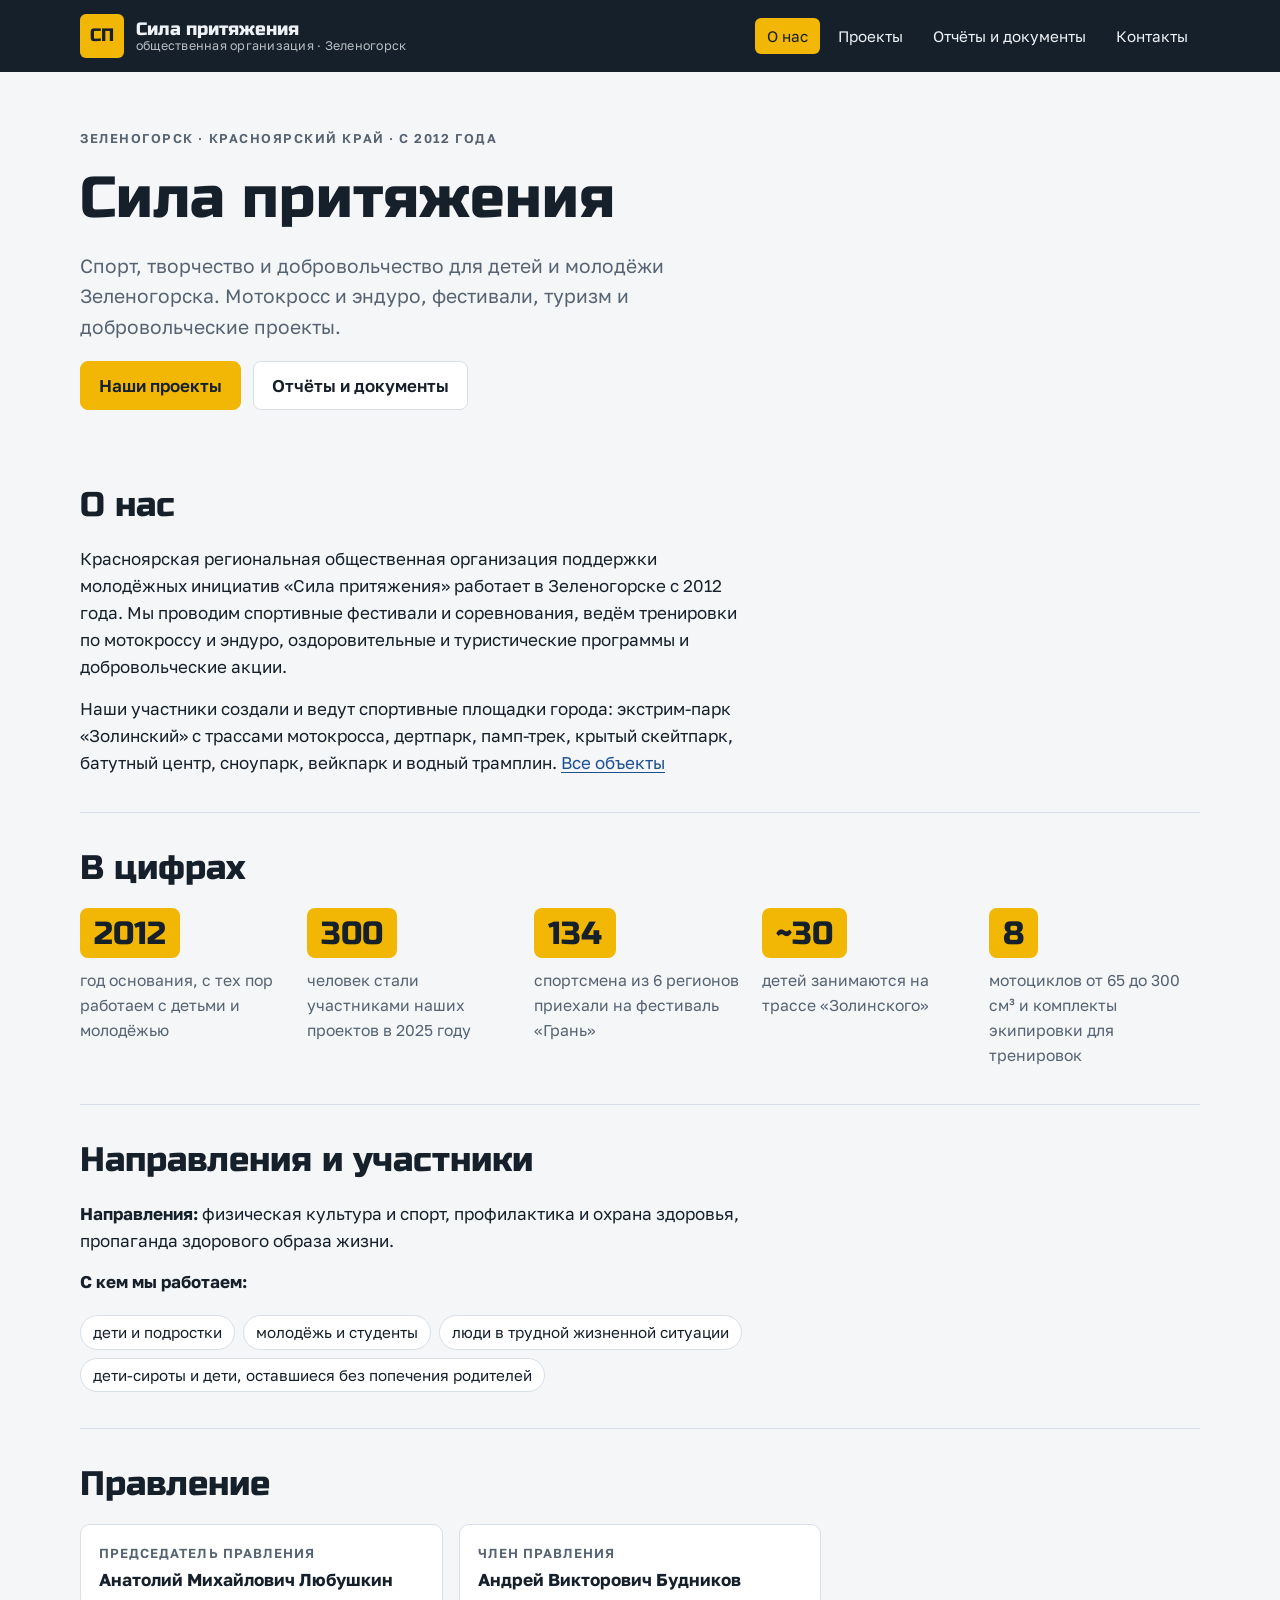
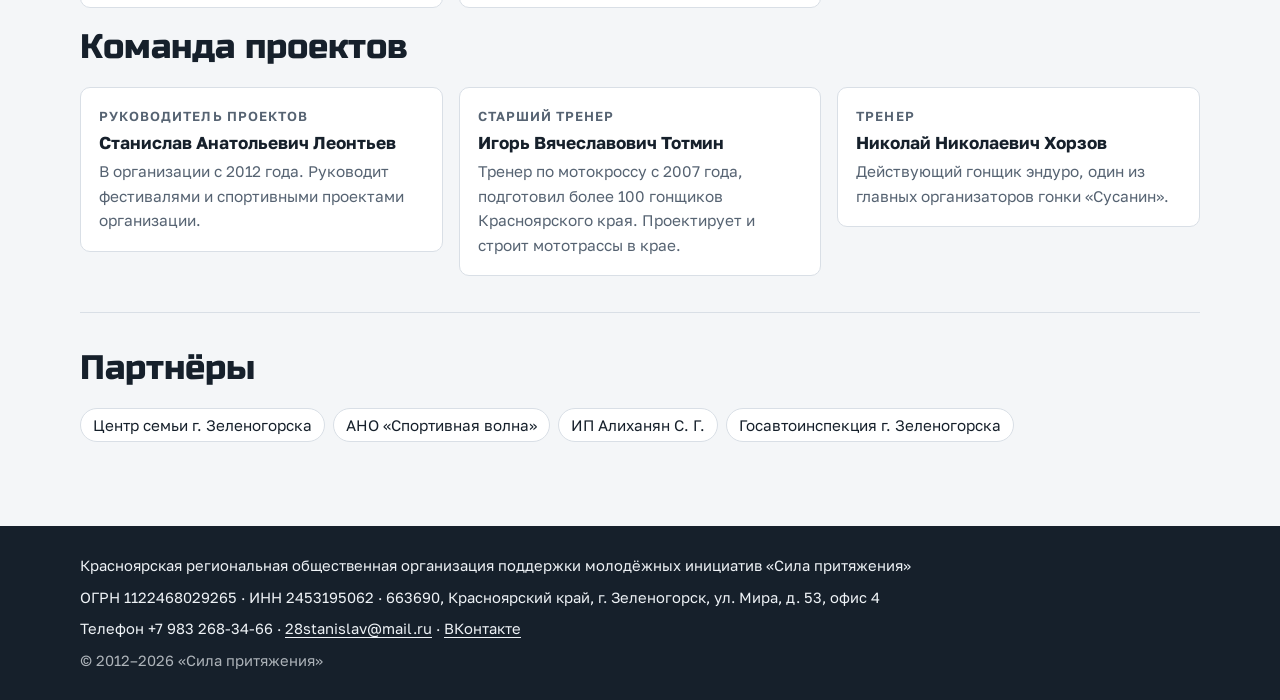
<file: index.html>
<!doctype html>
<html lang="ru">
<head>
<meta charset="utf-8">
<meta name="viewport" content="width=device-width, initial-scale=1, viewport-fit=cover">
<title>Сила притяжения</title>
<meta name="description" content="КРООПМИ «Сила притяжения»: спорт, мотокросс, эндуро и добровольчество для детей и молодёжи Зеленогорска с 2012 года.">
<link rel="preconnect" href="https://fonts.googleapis.com">
<link rel="preconnect" href="https://fonts.gstatic.com" crossorigin>
<link rel="stylesheet" href="https://fonts.googleapis.com/css2?family=Golos+Text:wght@400;600;700&family=Russo+One&display=swap">
<link rel="stylesheet" href="style.css">
<link rel="icon" href="data:image/svg+xml,%3Csvg xmlns='http://www.w3.org/2000/svg' viewBox='0 0 32 32'%3E%3Crect width='32' height='32' rx='6' fill='%23f2b705'/%3E%3Ctext x='16' y='22' font-family='Arial Black,Arial' font-size='15' text-anchor='middle' fill='%2316202b'%3EСП%3C/text%3E%3C/svg%3E">
</head>
<body>
<header class="top">
  <div class="wrap">
    <a class="brand" href="index.html">
      <span class="brand-mark" aria-hidden="true">СП</span>
      <span class="brand-name">Сила притяжения<span class="brand-sub">общественная организация · Зеленогорск</span></span>
    </a>
    <nav class="nav" aria-label="Разделы сайта">
      <a href="index.html" aria-current="page">О нас</a>
      <a href="proekty.html">Проекты</a>
      <a href="otchety.html">Отчёты и документы</a>
      <a href="kontakty.html">Контакты</a>
    </nav>
  </div>
</header>
<main class="wrap">
<div class="hero">
  <p class="eyebrow">Зеленогорск · Красноярский край · с 2012 года</p>
  <h1>Сила притяжения</h1>
  <p class="lead">Спорт, творчество и добровольчество для детей и молодёжи Зеленогорска. Мотокросс и эндуро, фестивали, туризм и добровольческие проекты.</p>
  <div class="cta">
    <a class="btn primary" href="proekty.html">Наши проекты</a>
    <a class="btn" href="otchety.html">Отчёты и документы</a>
  </div>
</div>

<section aria-labelledby="about">
  <h2 id="about">О нас</h2>
  <div class="prose">
    <p>Красноярская региональная общественная организация поддержки молодёжных инициатив «Сила притяжения» работает в Зеленогорске с 2012 года. Мы проводим спортивные фестивали и соревнования, ведём тренировки по мотокроссу и эндуро, оздоровительные и туристические программы и добровольческие акции.</p>
    <p>Наши участники создали и ведут спортивные площадки города: экстрим-парк «Золинский» с трассами мотокросса, дертпарк, памп-трек, крытый скейтпарк, батутный центр, сноупарк, вейкпарк и водный трамплин. <a href="proekty.html#objects">Все объекты</a></p>
  </div>
</section>

<section aria-labelledby="numbers">
  <h2 id="numbers">В цифрах</h2>
  <div class="plates">
    <div class="plate"><b>2012</b><span>год основания, с тех пор работаем с детьми и молодёжью</span></div>
    <div class="plate"><b>300</b><span>человек стали участниками наших проектов в 2025 году</span></div>
    <div class="plate"><b>134</b><span>спортсмена из 6 регионов приехали на фестиваль «Грань»</span></div>
    <div class="plate"><b>~30</b><span>детей занимаются на трассе «Золинского»</span></div>
    <div class="plate"><b>8</b><span>мотоциклов от 65 до 300 см³ и комплекты экипировки для тренировок</span></div>
  </div>
</section>

<section aria-labelledby="dirs">
  <h2 id="dirs">Направления и участники</h2>
  <div class="prose">
    <p><strong>Направления:</strong> физическая культура и спорт, профилактика и охрана здоровья, пропаганда здорового образа жизни.</p>
    <p><strong>С кем мы работаем:</strong></p>
  </div>
  <ul class="tags">
    <li>дети и подростки</li>
    <li>молодёжь и студенты</li>
    <li>люди в трудной жизненной ситуации</li>
    <li>дети-сироты и дети, оставшиеся без попечения родителей</li>
  </ul>
</section>

<section aria-labelledby="team">
  <h2 id="team">Правление</h2>
  <div class="people">
    <div class="person"><span class="role">Председатель правления</span><h3>Анатолий Михайлович Любушкин</h3></div>
    <div class="person"><span class="role">Член правления</span><h3>Андрей Викторович Будников</h3></div>
  </div>
  <h2>Команда проектов</h2>
  <div class="people">
    <div class="person"><span class="role">Руководитель проектов</span><h3>Станислав Анатольевич Леонтьев</h3><p>В организации с 2012 года. Руководит фестивалями и спортивными проектами организации.</p></div>
    <div class="person"><span class="role">Старший тренер</span><h3>Игорь Вячеславович Тотмин</h3><p>Тренер по мотокроссу с 2007 года, подготовил более 100 гонщиков Красноярского края. Проектирует и строит мототрассы в крае.</p></div>
    <div class="person"><span class="role">Тренер</span><h3>Николай Николаевич Хорзов</h3><p>Действующий гонщик эндуро, один из главных организаторов гонки «Сусанин».</p></div>
  </div>
</section>

<section aria-labelledby="partners">
  <h2 id="partners">Партнёры</h2>
  <ul class="tags">
    <li>Центр семьи г. Зеленогорска</li>
    <li>АНО «Спортивная волна»</li>
    <li>ИП Алиханян С. Г.</li>
    <li>Госавтоинспекция г. Зеленогорска</li>
  </ul>
</section>
</main>
<footer class="foot">
  <div class="wrap">
    <p>Красноярская региональная общественная организация поддержки молодёжных инициатив «Сила притяжения»</p>
    <p>ОГРН 1122468029265 · ИНН 2453195062 · 663690, Красноярский край, г. Зеленогорск, ул. Мира, д. 53, офис 4</p>
    <p>Телефон +7 983 268-34-66 · <a href="mailto:28stanislav@mail.ru">28stanislav@mail.ru</a> · <a href="https://vk.com/sila_prityageniya">ВКонтакте</a></p>
    <p class="small">© 2012–2026 «Сила притяжения»</p>
  </div>
</footer>
</body>
</html>
</file>
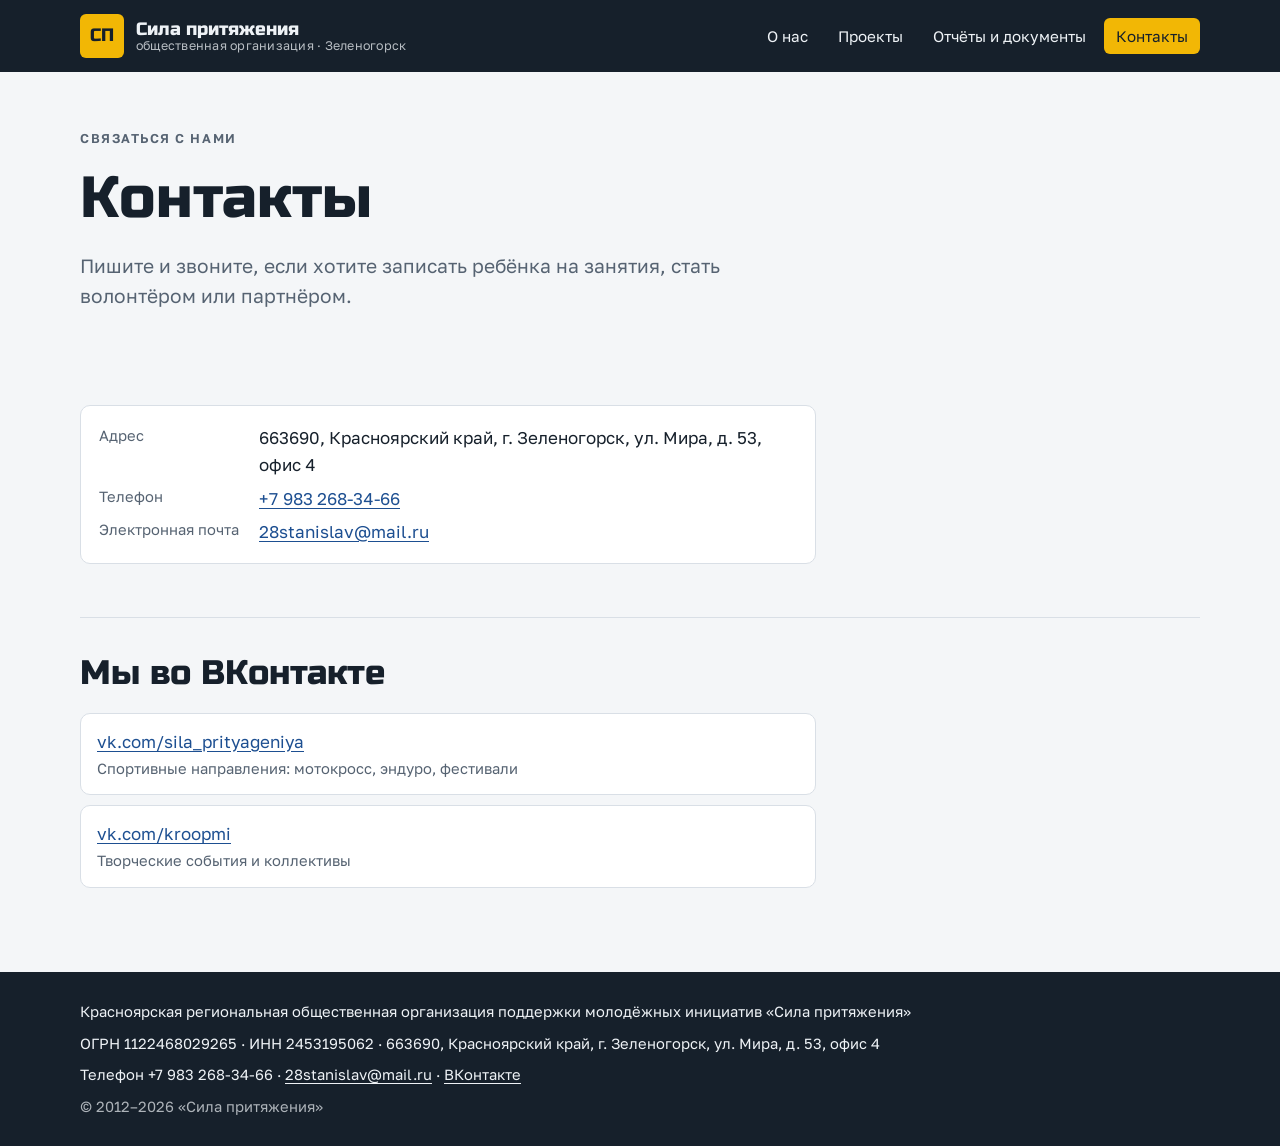
<file: kontakty.html>
<!doctype html>
<html lang="ru">
<head>
<meta charset="utf-8">
<meta name="viewport" content="width=device-width, initial-scale=1, viewport-fit=cover">
<title>Контакты · Сила притяжения</title>
<meta name="description" content="Контакты КРООПМИ «Сила притяжения»: адрес, телефон, почта, сообщества ВКонтакте.">
<link rel="preconnect" href="https://fonts.googleapis.com">
<link rel="preconnect" href="https://fonts.gstatic.com" crossorigin>
<link rel="stylesheet" href="https://fonts.googleapis.com/css2?family=Golos+Text:wght@400;600;700&family=Russo+One&display=swap">
<link rel="stylesheet" href="style.css">
<link rel="icon" href="data:image/svg+xml,%3Csvg xmlns='http://www.w3.org/2000/svg' viewBox='0 0 32 32'%3E%3Crect width='32' height='32' rx='6' fill='%23f2b705'/%3E%3Ctext x='16' y='22' font-family='Arial Black,Arial' font-size='15' text-anchor='middle' fill='%2316202b'%3EСП%3C/text%3E%3C/svg%3E">
</head>
<body>
<header class="top">
  <div class="wrap">
    <a class="brand" href="index.html">
      <span class="brand-mark" aria-hidden="true">СП</span>
      <span class="brand-name">Сила притяжения<span class="brand-sub">общественная организация · Зеленогорск</span></span>
    </a>
    <nav class="nav" aria-label="Разделы сайта">
      <a href="index.html">О нас</a>
      <a href="proekty.html">Проекты</a>
      <a href="otchety.html">Отчёты и документы</a>
      <a href="kontakty.html" aria-current="page">Контакты</a>
    </nav>
  </div>
</header>
<main class="wrap">
<div class="hero">
  <p class="eyebrow">Связаться с нами</p>
  <h1>Контакты</h1>
  <p class="lead">Пишите и звоните, если хотите записать ребёнка на занятия, стать волонтёром или партнёром.</p>
</div>

<section aria-label="Контактные данные">
  <dl class="req">
    <dt>Адрес</dt><dd>663690, Красноярский край, г. Зеленогорск, ул. Мира, д. 53, офис 4</dd>
    <dt>Телефон</dt><dd><a href="tel:+79832683466">+7 983 268-34-66</a></dd>
    <dt>Электронная почта</dt><dd><a href="mailto:28stanislav@mail.ru">28stanislav@mail.ru</a></dd>
  </dl>
</section>

<section aria-labelledby="vk">
  <h2 id="vk">Мы во ВКонтакте</h2>
  <ul class="docs">
    <li><a href="https://vk.com/sila_prityageniya">vk.com/sila_prityageniya</a><span class="hint">Спортивные направления: мотокросс, эндуро, фестивали</span></li>
    <li><a href="https://vk.com/kroopmi">vk.com/kroopmi</a><span class="hint">Творческие события и коллективы</span></li>
  </ul>
</section>
</main>
<footer class="foot">
  <div class="wrap">
    <p>Красноярская региональная общественная организация поддержки молодёжных инициатив «Сила притяжения»</p>
    <p>ОГРН 1122468029265 · ИНН 2453195062 · 663690, Красноярский край, г. Зеленогорск, ул. Мира, д. 53, офис 4</p>
    <p>Телефон +7 983 268-34-66 · <a href="mailto:28stanislav@mail.ru">28stanislav@mail.ru</a> · <a href="https://vk.com/sila_prityageniya">ВКонтакте</a></p>
    <p class="small">© 2012–2026 «Сила притяжения»</p>
  </div>
</footer>
</body>
</html>
</file>
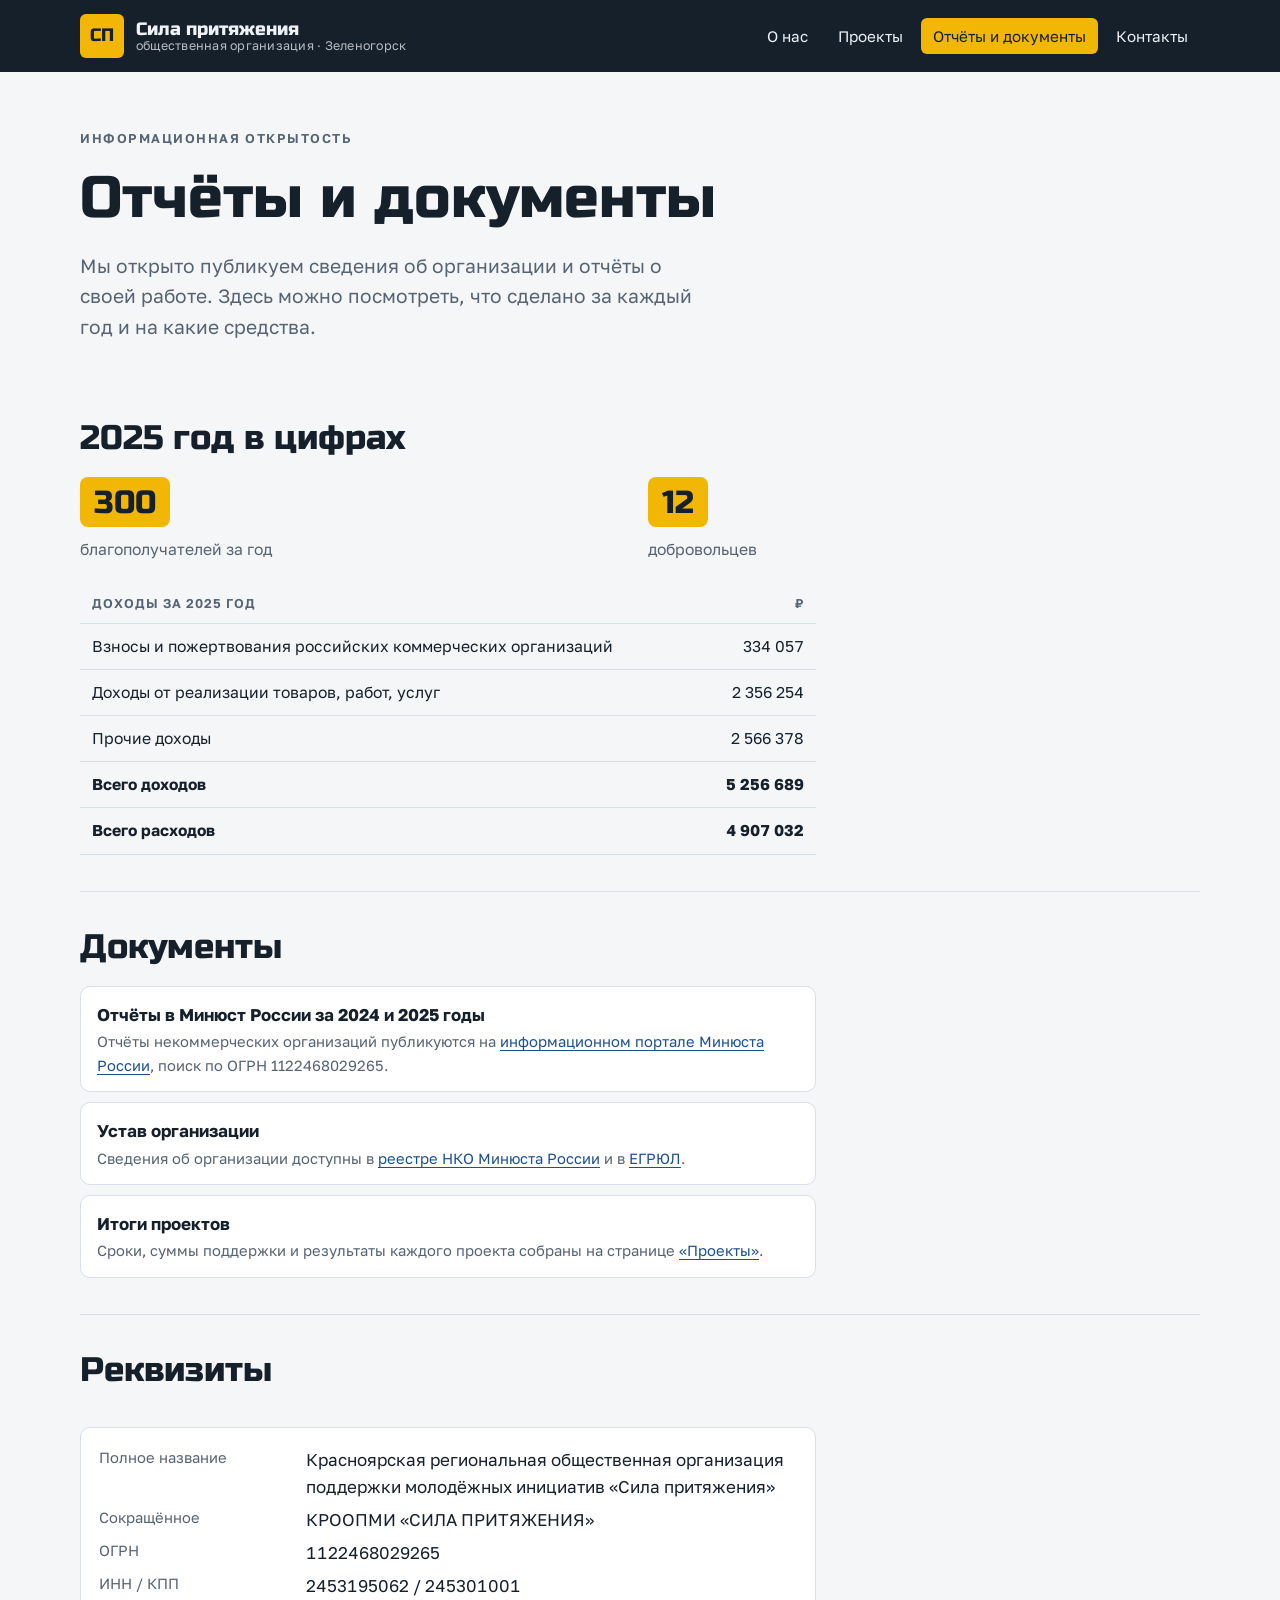
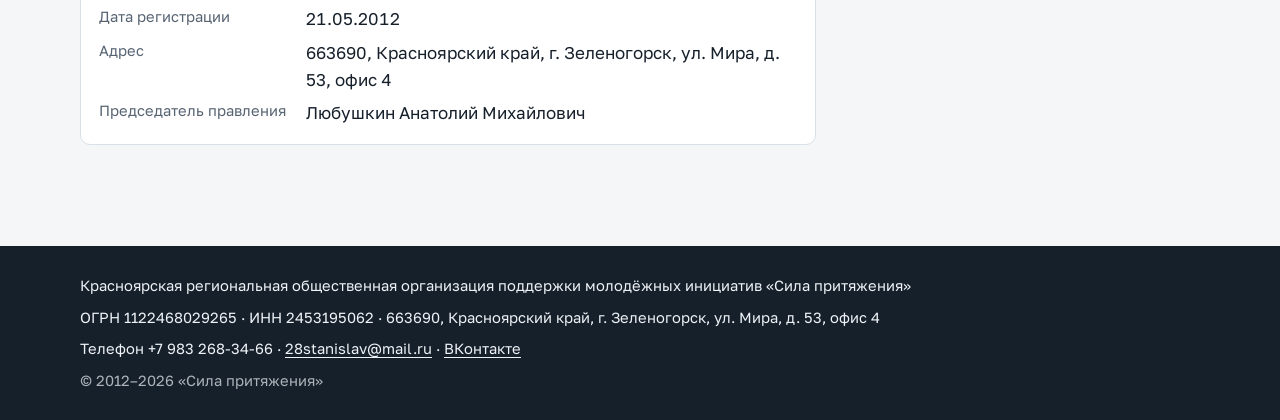
<file: otchety.html>
<!doctype html>
<html lang="ru">
<head>
<meta charset="utf-8">
<meta name="viewport" content="width=device-width, initial-scale=1, viewport-fit=cover">
<title>Отчёты и документы · Сила притяжения</title>
<meta name="description" content="Отчёты, финансовые показатели, документы и реквизиты КРООПМИ «Сила притяжения».">
<link rel="preconnect" href="https://fonts.googleapis.com">
<link rel="preconnect" href="https://fonts.gstatic.com" crossorigin>
<link rel="stylesheet" href="https://fonts.googleapis.com/css2?family=Golos+Text:wght@400;600;700&family=Russo+One&display=swap">
<link rel="stylesheet" href="style.css">
<link rel="icon" href="data:image/svg+xml,%3Csvg xmlns='http://www.w3.org/2000/svg' viewBox='0 0 32 32'%3E%3Crect width='32' height='32' rx='6' fill='%23f2b705'/%3E%3Ctext x='16' y='22' font-family='Arial Black,Arial' font-size='15' text-anchor='middle' fill='%2316202b'%3EСП%3C/text%3E%3C/svg%3E">
</head>
<body>
<header class="top">
  <div class="wrap">
    <a class="brand" href="index.html">
      <span class="brand-mark" aria-hidden="true">СП</span>
      <span class="brand-name">Сила притяжения<span class="brand-sub">общественная организация · Зеленогорск</span></span>
    </a>
    <nav class="nav" aria-label="Разделы сайта">
      <a href="index.html">О нас</a>
      <a href="proekty.html">Проекты</a>
      <a href="otchety.html" aria-current="page">Отчёты и документы</a>
      <a href="kontakty.html">Контакты</a>
    </nav>
  </div>
</header>
<main class="wrap">
<div class="hero">
  <p class="eyebrow">Информационная открытость</p>
  <h1>Отчёты и документы</h1>
  <p class="lead">Мы открыто публикуем сведения об организации и отчёты о своей работе. Здесь можно посмотреть, что сделано за каждый год и на какие средства.</p>
</div>

<section aria-labelledby="y2025">
  <h2 id="y2025">2025 год в цифрах</h2>
  <div class="plates">
    <div class="plate"><b>300</b><span>благополучателей за год</span></div>
    <div class="plate"><b>12</b><span>добровольцев</span></div>
  </div>
  <div class="table-box">
    <table>
      <thead><tr><th>Доходы за 2025 год</th><th style="text-align:right">₽</th></tr></thead>
      <tbody>
        <tr><td>Взносы и пожертвования российских коммерческих организаций</td><td class="num">334 057</td></tr>
        <tr><td>Доходы от реализации товаров, работ, услуг</td><td class="num">2 356 254</td></tr>
        <tr><td>Прочие доходы</td><td class="num">2 566 378</td></tr>
        <tr class="total"><td>Всего доходов</td><td class="num">5 256 689</td></tr>
        <tr class="total"><td>Всего расходов</td><td class="num">4 907 032</td></tr>
      </tbody>
    </table>
  </div>
</section>

<section aria-labelledby="docs">
  <h2 id="docs">Документы</h2>
  <ul class="docs">
    <li><strong>Отчёты в Минюст России за 2024 и 2025 годы</strong><span class="hint">Отчёты некоммерческих организаций публикуются на <a href="https://unro.minjust.ru/NKOReports.aspx">информационном портале Минюста России</a>, поиск по ОГРН 1122468029265.</span></li>
    <li><strong>Устав организации</strong><span class="hint">Сведения об организации доступны в <a href="https://unro.minjust.ru/NKOs.aspx">реестре НКО Минюста России</a> и в <a href="https://egrul.nalog.ru/">ЕГРЮЛ</a>.</span></li>
    <li><strong>Итоги проектов</strong><span class="hint">Сроки, суммы поддержки и результаты каждого проекта собраны на странице <a href="proekty.html">«Проекты»</a>.</span></li>
  </ul>
</section>

<section aria-labelledby="req">
  <h2 id="req">Реквизиты</h2>
  <dl class="req">
    <dt>Полное название</dt><dd>Красноярская региональная общественная организация поддержки молодёжных инициатив «Сила притяжения»</dd>
    <dt>Сокращённое</dt><dd>КРООПМИ «СИЛА ПРИТЯЖЕНИЯ»</dd>
    <dt>ОГРН</dt><dd>1122468029265</dd>
    <dt>ИНН / КПП</dt><dd>2453195062 / 245301001</dd>
    <dt>Дата регистрации</dt><dd>21.05.2012</dd>
    <dt>Адрес</dt><dd>663690, Красноярский край, г. Зеленогорск, ул. Мира, д. 53, офис 4</dd>
    <dt>Председатель правления</dt><dd>Любушкин Анатолий Михайлович</dd>
  </dl>
</section>
</main>
<footer class="foot">
  <div class="wrap">
    <p>Красноярская региональная общественная организация поддержки молодёжных инициатив «Сила притяжения»</p>
    <p>ОГРН 1122468029265 · ИНН 2453195062 · 663690, Красноярский край, г. Зеленогорск, ул. Мира, д. 53, офис 4</p>
    <p>Телефон +7 983 268-34-66 · <a href="mailto:28stanislav@mail.ru">28stanislav@mail.ru</a> · <a href="https://vk.com/sila_prityageniya">ВКонтакте</a></p>
    <p class="small">© 2012–2026 «Сила притяжения»</p>
  </div>
</footer>
</body>
</html>
</file>
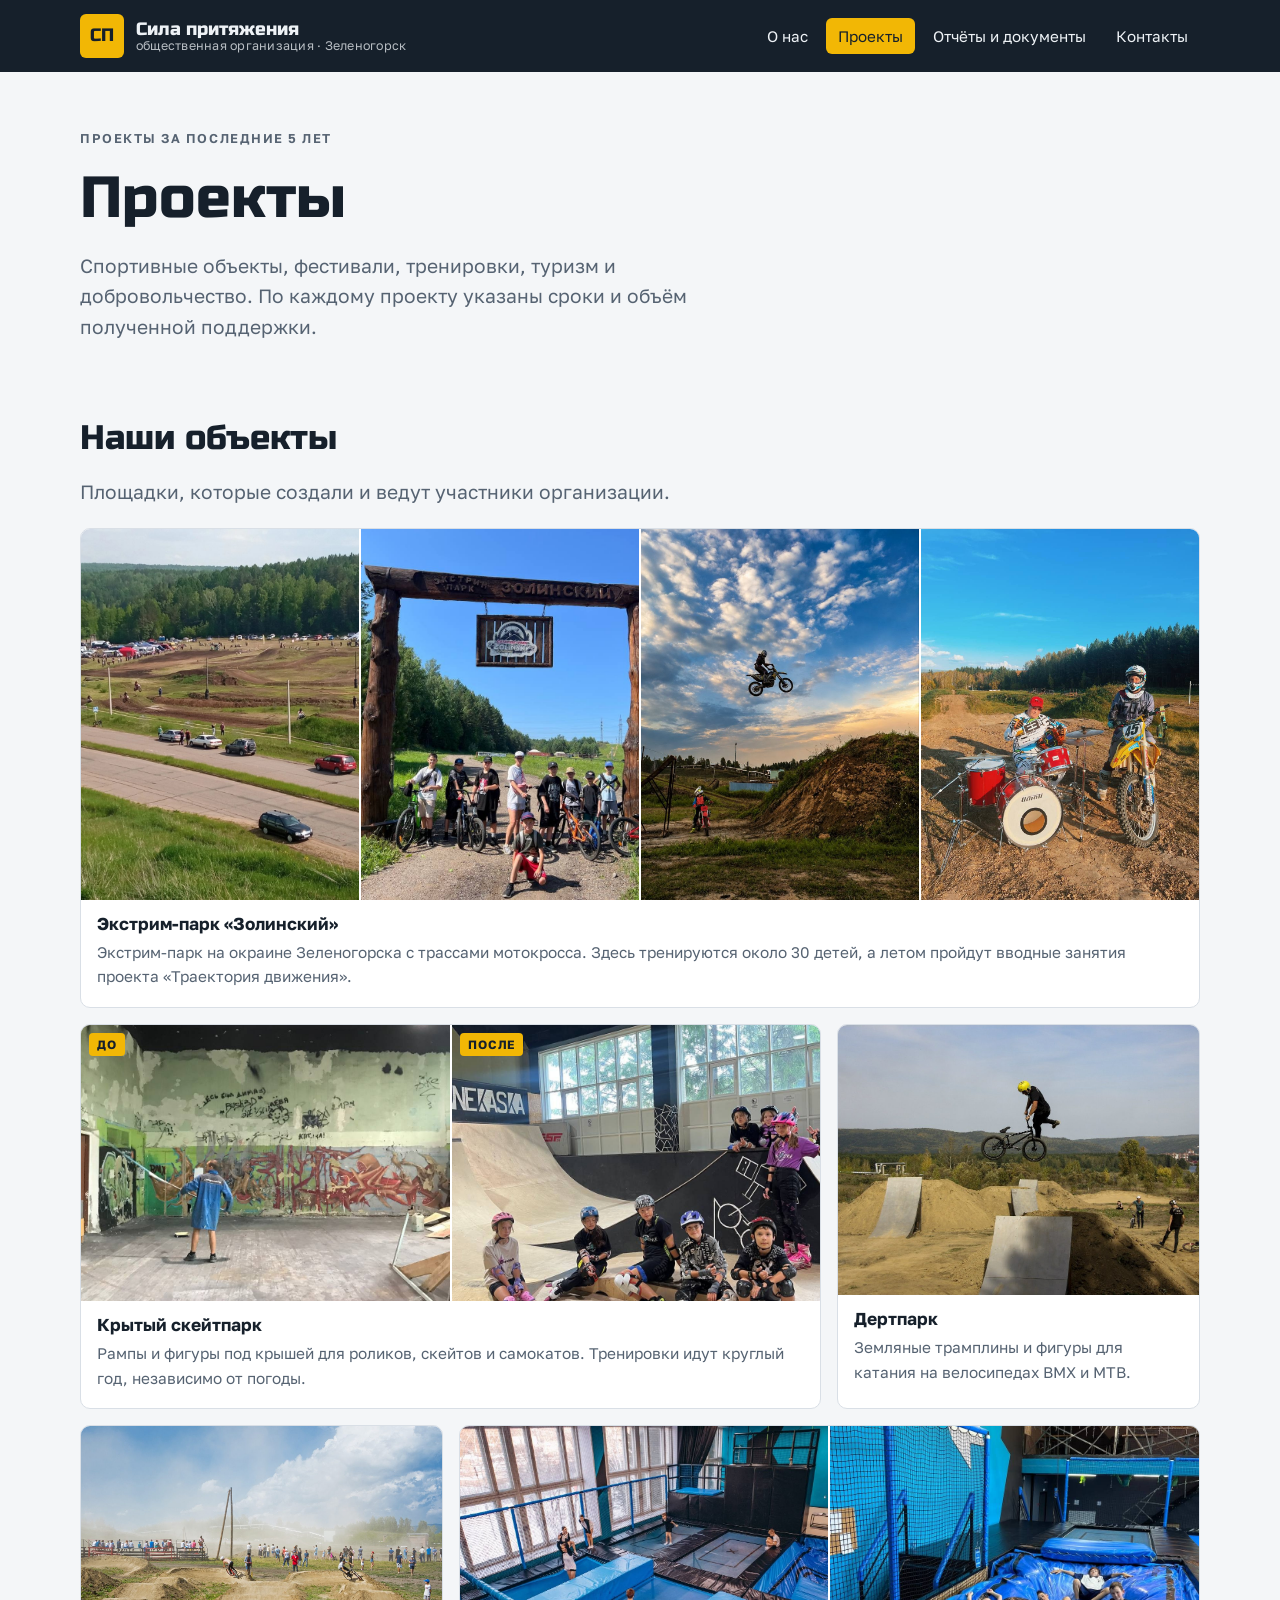
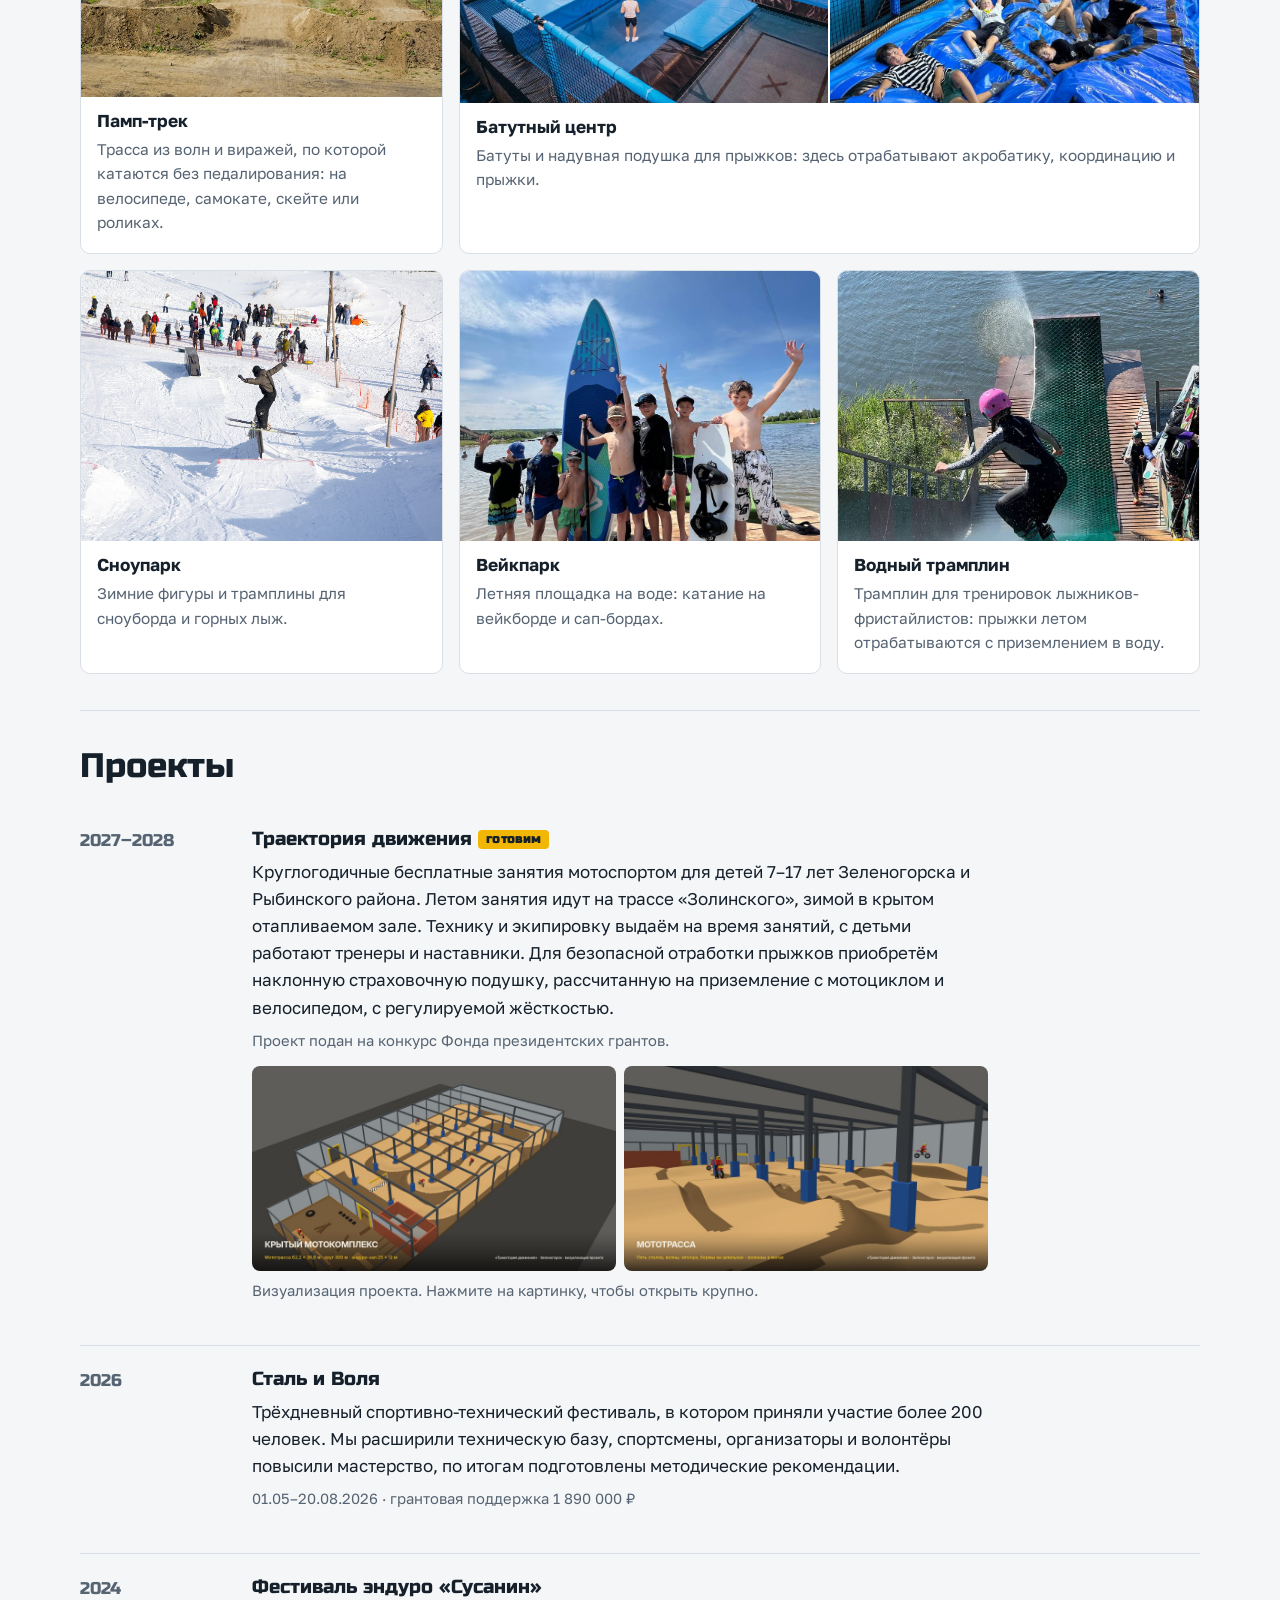
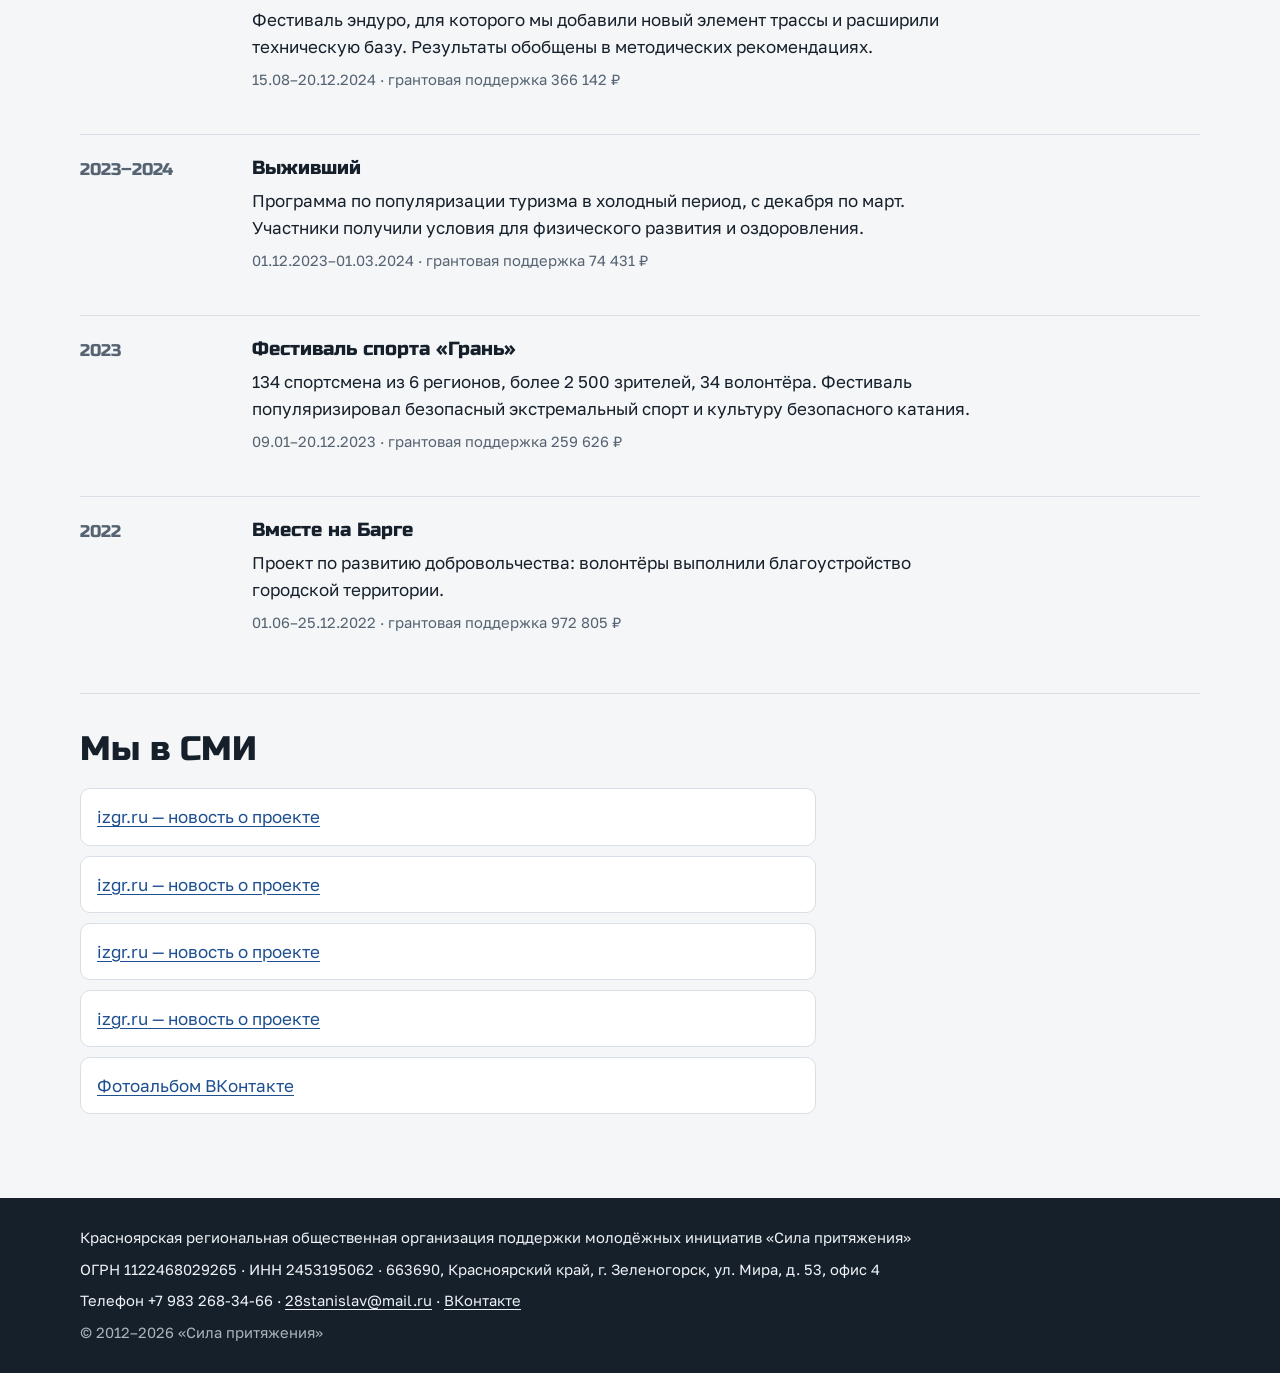
<file: proekty.html>
<!doctype html>
<html lang="ru">
<head>
<meta charset="utf-8">
<meta name="viewport" content="width=device-width, initial-scale=1, viewport-fit=cover">
<title>Проекты · Сила притяжения</title>
<meta name="description" content="Проекты КРООПМИ «Сила притяжения» с 2022 года: фестивали мотоспорта и эндуро, туризм, добровольчество.">
<link rel="preconnect" href="https://fonts.googleapis.com">
<link rel="preconnect" href="https://fonts.gstatic.com" crossorigin>
<link rel="stylesheet" href="https://fonts.googleapis.com/css2?family=Golos+Text:wght@400;600;700&family=Russo+One&display=swap">
<link rel="stylesheet" href="style.css">
<link rel="icon" href="data:image/svg+xml,%3Csvg xmlns='http://www.w3.org/2000/svg' viewBox='0 0 32 32'%3E%3Crect width='32' height='32' rx='6' fill='%23f2b705'/%3E%3Ctext x='16' y='22' font-family='Arial Black,Arial' font-size='15' text-anchor='middle' fill='%2316202b'%3EСП%3C/text%3E%3C/svg%3E">
</head>
<body>
<header class="top">
  <div class="wrap">
    <a class="brand" href="index.html">
      <span class="brand-mark" aria-hidden="true">СП</span>
      <span class="brand-name">Сила притяжения<span class="brand-sub">общественная организация · Зеленогорск</span></span>
    </a>
    <nav class="nav" aria-label="Разделы сайта">
      <a href="index.html">О нас</a>
      <a href="proekty.html" aria-current="page">Проекты</a>
      <a href="otchety.html">Отчёты и документы</a>
      <a href="kontakty.html">Контакты</a>
    </nav>
  </div>
</header>
<main class="wrap">
<div class="hero">
  <p class="eyebrow">Проекты за последние 5 лет</p>
  <h1>Проекты</h1>
  <p class="lead">Спортивные объекты, фестивали, тренировки, туризм и добровольчество. По каждому проекту указаны сроки и объём полученной поддержки.</p>
</div>

<section aria-labelledby="objects">
  <h2 id="objects">Наши объекты</h2>
  <p class="lead">Площадки, которые создали и ведут участники организации.</p>
  <div class="objs">
    <article class="obj obj-wide">
      <div class="obj-photos">
        <img src="img/trassa.jpg" alt="Трасса мотокросса «Золинского» во время соревнований" loading="lazy">
        <img src="img/zolinsky.jpg" alt="Группа детей с велосипедами у ворот экстрим-парка «Золинский»" loading="lazy">
        <img src="img/pryzhok.jpg" alt="Прыжок на мотоцикле на трассе, внизу ждёт юный гонщик" loading="lazy">
        <img src="img/baraban.jpg" alt="Барабанщик и мотогонщик на трассе «Золинского»" loading="lazy">
      </div>
      <div class="obj-body"><h3>Экстрим-парк «Золинский»</h3><p>Экстрим-парк на окраине Зеленогорска с трассами мотокросса. Здесь тренируются около 30 детей, а летом пройдут вводные занятия проекта «Траектория движения».</p></div>
    </article>
    <article class="obj obj-duo">
      <div class="duo">
        <figure><img src="img/zal-remont.jpg" alt="Зал до начала работ: голые стены в граффити, пустой пол" loading="lazy"><figcaption>до</figcaption></figure>
        <figure><img src="img/skatepark.jpg" alt="Занятие на роликах в крытом скейтпарке" loading="lazy"><figcaption>после</figcaption></figure>
      </div>
      <div class="obj-body"><h3>Крытый скейтпарк</h3><p>Рампы и фигуры под крышей для роликов, скейтов и самокатов. Тренировки идут круглый год, независимо от погоды.</p></div>
    </article>
    <article class="obj">
      <img src="img/dertpark.jpg" alt="Прыжок на BMX с трамплина в дертпарке" loading="lazy" width="640" height="480">
      <div class="obj-body"><h3>Дертпарк</h3><p>Земляные трамплины и фигуры для катания на велосипедах BMX и MTB.</p></div>
    </article>
    <article class="obj">
      <img src="img/pamp-trek.jpg" alt="Велосипедисты на памп-треке во время соревнований, вокруг зрители" loading="lazy" width="640" height="480">
      <div class="obj-body"><h3>Памп-трек</h3><p>Трасса из волн и виражей, по которой катаются без педалирования: на велосипеде, самокате, скейте или роликах.</p></div>
    </article>
    <article class="obj obj-duo">
      <div class="duo">
        <figure><img src="img/batut.jpg" alt="Зал батутного центра сверху: батуты, маты и надувная подушка" loading="lazy"></figure>
        <figure><img src="img/podushka.jpg" alt="Дети отдыхают на надувной подушке в батутном центре" loading="lazy"></figure>
      </div>
      <div class="obj-body"><h3>Батутный центр</h3><p>Батуты и надувная подушка для прыжков: здесь отрабатывают акробатику, координацию и прыжки.</p></div>
    </article>
    <article class="obj">
      <img src="img/snoupark.jpg" alt="Лыжник скользит по перилам в сноупарке, вокруг зрители" loading="lazy" width="640" height="480">
      <div class="obj-body"><h3>Сноупарк</h3><p>Зимние фигуры и трамплины для сноуборда и горных лыж.</p></div>
    </article>
    <article class="obj">
      <img src="img/wakepark.jpg" alt="Участники в вейкпарке с вейкбордом и сап-бордом" loading="lazy" width="640" height="480">
      <div class="obj-body"><h3>Вейкпарк</h3><p>Летняя площадка на воде: катание на вейкборде и сап-бордах.</p></div>
    </article>
    <article class="obj">
      <img src="img/tramplin.jpg" alt="Спуск на лыжах по водному трамплину перед прыжком в воду" loading="lazy" width="640" height="480">
      <div class="obj-body"><h3>Водный трамплин</h3><p>Трамплин для тренировок лыжников-фристайлистов: прыжки летом отрабатываются с приземлением в воду.</p></div>
    </article>
  </div>
</section>

<section aria-labelledby="plist">
  <h2 id="plist">Проекты</h2>
  <article class="project">
    <div class="years">2027–2028</div>
    <div class="body">
      <h3>Траектория движения <span class="badge">готовим</span></h3>
      <p>Круглогодичные бесплатные занятия мотоспортом для детей 7–17 лет Зеленогорска и Рыбинского района. Летом занятия идут на трассе «Золинского», зимой в крытом отапливаемом зале. Технику и экипировку выдаём на время занятий, с детьми работают тренеры и наставники. Для безопасной отработки прыжков приобретём наклонную страховочную подушку, рассчитанную на приземление с мотоциклом и велосипедом, с регулируемой жёсткостью.</p>
      <p class="meta">Проект подан на конкурс Фонда президентских грантов.</p>
      <div class="viz">
        <figure><a href="img/viz-kompleks.jpg"><img src="img/viz-kompleks.jpg" alt="Визуализация крытого мотокомплекса: мототрасса 62,2 × 36,6 м, круг 300 м, эндуро-зал 25 × 12 м" loading="lazy" width="1600" height="900"></a></figure>
        <figure><a href="img/viz-trassa.jpg"><img src="img/viz-trassa.jpg" alt="Визуализация мототрассы в зале: столы, волны, whoops, бермы, колонны в защитных матах" loading="lazy" width="1600" height="900"></a></figure>
      </div>
      <p class="meta">Визуализация проекта. Нажмите на картинку, чтобы открыть крупно.</p>
    </div>
  </article>
  <article class="project">
    <div class="years">2026</div>
    <div class="body">
      <h3>Сталь и Воля</h3>
      <p>Трёхдневный спортивно-технический фестиваль, в котором приняли участие более 200 человек. Мы расширили техническую базу, спортсмены, организаторы и волонтёры повысили мастерство, по итогам подготовлены методические рекомендации.</p>
      <p class="meta">01.05–20.08.2026 · грантовая поддержка 1 890 000 ₽</p>
    </div>
  </article>
  <article class="project">
    <div class="years">2024</div>
    <div class="body">
      <h3>Фестиваль эндуро «Сусанин»</h3>
      <p>Фестиваль эндуро, для которого мы добавили новый элемент трассы и расширили техническую базу. Результаты обобщены в методических рекомендациях.</p>
      <p class="meta">15.08–20.12.2024 · грантовая поддержка 366 142 ₽</p>
    </div>
  </article>
  <article class="project">
    <div class="years">2023–2024</div>
    <div class="body">
      <h3>Выживший</h3>
      <p>Программа по популяризации туризма в холодный период, с декабря по март. Участники получили условия для физического развития и оздоровления.</p>
      <p class="meta">01.12.2023–01.03.2024 · грантовая поддержка 74 431 ₽</p>
    </div>
  </article>
  <article class="project">
    <div class="years">2023</div>
    <div class="body">
      <h3>Фестиваль спорта «Грань»</h3>
      <p>134 спортсмена из 6 регионов, более 2 500 зрителей, 34 волонтёра. Фестиваль популяризировал безопасный экстремальный спорт и культуру безопасного катания.</p>
      <p class="meta">09.01–20.12.2023 · грантовая поддержка 259 626 ₽</p>
    </div>
  </article>
  <article class="project">
    <div class="years">2022</div>
    <div class="body">
      <h3>Вместе на Барге</h3>
      <p>Проект по развитию добровольчества: волонтёры выполнили благоустройство городской территории.</p>
      <p class="meta">01.06–25.12.2022 · грантовая поддержка 972 805 ₽</p>
    </div>
  </article>
</section>

<section aria-labelledby="media">
  <h2 id="media">Мы в СМИ</h2>
  <ul class="docs">
    <li><a href="https://izgr.ru/?news46185">izgr.ru — новость о проекте</a></li>
    <li><a href="https://izgr.ru/?news43003">izgr.ru — новость о проекте</a></li>
    <li><a href="https://izgr.ru/?news39674">izgr.ru — новость о проекте</a></li>
    <li><a href="https://izgr.ru/?news29323">izgr.ru — новость о проекте</a></li>
    <li><a href="https://vk.com/album-53937857_178265483">Фотоальбом ВКонтакте</a></li>
  </ul>
</section>
</main>
<footer class="foot">
  <div class="wrap">
    <p>Красноярская региональная общественная организация поддержки молодёжных инициатив «Сила притяжения»</p>
    <p>ОГРН 1122468029265 · ИНН 2453195062 · 663690, Красноярский край, г. Зеленогорск, ул. Мира, д. 53, офис 4</p>
    <p>Телефон +7 983 268-34-66 · <a href="mailto:28stanislav@mail.ru">28stanislav@mail.ru</a> · <a href="https://vk.com/sila_prityageniya">ВКонтакте</a></p>
    <p class="small">© 2012–2026 «Сила притяжения»</p>
  </div>
</footer>
</body>
</html>
</file>
<file: style.css>
/* Layout: одна колонка 72rem, полоса-шапка; цифры оформлены как жёлтые номера мотоциклов */
:root {
  --bg: #f4f6f8;
  --surface: #ffffff;
  --ink: #16202b;
  --muted: #566372;
  --line: #d9dfe6;
  --plate: #f2b705;
  --plate-ink: #16202b;
  --accent: #1d4f91;
  --band: #16202b;
  --band-ink: #eef2f6;
  --display: "Russo One", "Arial Black", system-ui, sans-serif;
  --body: "Golos Text", "PT Sans", system-ui, -apple-system, "Segoe UI", sans-serif;
}
@media (prefers-color-scheme: dark) {
  :root:not([data-theme="light"]) {
    --bg: #11171e; --surface: #18212b; --ink: #e8edf2; --muted: #9aa8b6; --line: #2a3643;
    --accent: #7fb0f0; --band: #0b1015; --band-ink: #e8edf2; color-scheme: dark;
  }
}
:root[data-theme="dark"] {
  --bg: #11171e; --surface: #18212b; --ink: #e8edf2; --muted: #9aa8b6; --line: #2a3643;
  --accent: #7fb0f0; --band: #0b1015; --band-ink: #e8edf2; color-scheme: dark;
}

* { box-sizing: border-box; }
html { -webkit-text-size-adjust: 100%; }
body {
  margin: 0; background: var(--bg); color: var(--ink);
  font-family: var(--body); font-size: 1.0625rem; line-height: 1.6;
}
img { max-width: 100%; }
a { color: var(--accent); text-underline-offset: 3px; }
a:focus-visible { outline: 3px solid var(--plate); outline-offset: 2px; }
h1, h2, h3 { font-family: var(--display); font-weight: 400; line-height: 1.15; text-wrap: balance; margin: 0; }
h1 { font-size: clamp(2.1rem, 6vw, 3.6rem); }
h2 { font-size: clamp(1.5rem, 3.4vw, 2.1rem); }
h3 { font-size: 1.2rem; }
p { margin: 0; }

.wrap {
  max-width: 72rem; margin: 0 auto;
  padding-left: max(16px, env(safe-area-inset-left, 0px));
  padding-right: max(16px, env(safe-area-inset-right, 0px));
}

/* Шапка */
.top { background: var(--band); color: var(--band-ink); }
.top .wrap { display: flex; flex-wrap: wrap; align-items: center; justify-content: space-between; gap: 12px 32px; padding-block: 14px; }
.brand { display: flex; align-items: center; gap: 12px; color: inherit; text-decoration: none; }
.brand-mark {
  width: 44px; height: 44px; border-radius: 6px; background: var(--plate); color: var(--plate-ink);
  display: grid; place-items: center; font-family: var(--display); font-size: 1.15rem; letter-spacing: .02em;
}
.brand-name { font-family: var(--display); font-size: 1.15rem; line-height: 1.1; }
.brand-sub { display: block; font-size: .78rem; opacity: .75; font-family: var(--body); letter-spacing: .02em; }
.nav { display: flex; flex-wrap: wrap; gap: 4px 6px; }
.nav a {
  color: var(--band-ink); text-decoration: none; padding: 6px 12px; border-radius: 6px; font-size: .95rem;
}
.nav a:hover { background: rgba(255,255,255,.08); }
.nav a[aria-current="page"] { background: var(--plate); color: var(--plate-ink); }

/* Первый экран */
.hero { padding-block: 56px 40px; display: grid; gap: 18px; }
.eyebrow { font-size: .8rem; text-transform: uppercase; letter-spacing: .12em; color: var(--muted); font-weight: 600; }
.lead { font-size: 1.2rem; max-width: 40rem; color: var(--muted); }

main section { padding-block: 36px; border-top: 1px solid var(--line); display: grid; gap: 20px; }
main section:first-of-type { border-top: 0; }
.prose { max-width: 42rem; display: grid; gap: 14px; }

/* Цифры — номерные таблички */
.plates { display: grid; grid-template-columns: repeat(auto-fit, minmax(10rem, 1fr)); gap: 16px; }
.plate { display: grid; gap: 10px; align-content: start; }
.plate b {
  justify-self: start; background: var(--plate); color: var(--plate-ink); font-family: var(--display); font-weight: 400;
  font-size: 2rem; line-height: 1; padding: 10px 14px 8px; border-radius: 8px; font-variant-numeric: tabular-nums;
}
.plate span { color: var(--muted); font-size: .98rem; }

/* Списки людей и проектов */
.people { display: grid; grid-template-columns: repeat(auto-fill, minmax(17rem, 1fr)); gap: 16px; align-items: start; }
.person { background: var(--surface); border: 1px solid var(--line); border-radius: 10px; padding: 18px; display: grid; gap: 6px; align-content: start; }
.person .role { font-size: .82rem; text-transform: uppercase; letter-spacing: .08em; color: var(--muted); font-weight: 600; }
.person h3 { font-family: var(--body); font-weight: 700; font-size: 1.08rem; }
.person p { font-size: .96rem; color: var(--muted); }

.tags { display: flex; flex-wrap: wrap; gap: 8px; padding: 0; margin: 0; list-style: none; }
.tags li { border: 1px solid var(--line); border-radius: 999px; padding: 4px 12px; font-size: .95rem; background: var(--surface); }

.project { display: grid; grid-template-columns: 9rem 1fr; gap: 8px 28px; padding-block: 22px; border-top: 1px solid var(--line); }
.project:first-of-type { border-top: 0; }
.project .years { font-family: var(--display); font-size: 1.05rem; color: var(--muted); font-variant-numeric: tabular-nums; }
.project .body { display: grid; gap: 8px; min-width: 0; max-width: 46rem; }
.project .meta { font-size: .92rem; color: var(--muted); }
.badge { display: inline-block; background: var(--plate); color: var(--plate-ink); font-size: .78rem; font-weight: 700; padding: 2px 8px; border-radius: 4px; letter-spacing: .03em; vertical-align: middle; }

.cta { display: flex; flex-wrap: wrap; gap: 12px; }
.btn { display: inline-block; padding: 10px 18px; border-radius: 8px; text-decoration: none; font-weight: 600; border: 1px solid var(--line); color: var(--ink); background: var(--surface); }
.btn.primary { background: var(--plate); color: var(--plate-ink); border-color: var(--plate); }

/* Отчёты */
.table-box { overflow-x: auto; }
table { border-collapse: collapse; width: 100%; max-width: 46rem; font-size: .98rem; }
th, td { text-align: left; padding: 10px 12px; border-bottom: 1px solid var(--line); vertical-align: top; }
th { font-size: .8rem; text-transform: uppercase; letter-spacing: .08em; color: var(--muted); font-weight: 600; }
td.num { text-align: right; font-variant-numeric: tabular-nums; white-space: nowrap; }
tr.total td { font-weight: 700; }
.docs { list-style: none; padding: 0; margin: 0; display: grid; gap: 10px; max-width: 46rem; }
.docs li { background: var(--surface); border: 1px solid var(--line); border-radius: 10px; padding: 14px 16px; display: grid; gap: 2px; }
.docs .hint { color: var(--muted); font-size: .92rem; }

.req { background: var(--surface); border: 1px solid var(--line); border-radius: 10px; padding: 18px; display: grid; grid-template-columns: max-content 1fr; gap: 6px 20px; max-width: 46rem; }
.req dt { color: var(--muted); font-size: .92rem; }
.req dd { margin: 0; min-width: 0; overflow-wrap: anywhere; font-variant-numeric: tabular-nums; }

/* Подвал */
.foot { background: var(--band); color: var(--band-ink); margin-top: 48px; }
.foot .wrap { padding-block: 28px; display: grid; gap: 8px; font-size: .92rem; }
.foot a { color: var(--band-ink); }
.foot .small { opacity: .7; }

@media (max-width: 640px) {
  .project { grid-template-columns: 1fr; }
  .req { grid-template-columns: 1fr; gap: 2px; }
  .req dd { margin-bottom: 8px; }
  .hero { padding-block: 36px 24px; }
}
@media (prefers-reduced-motion: reduce) { * { scroll-behavior: auto; } }

/* Объекты */
.objs { display: grid; grid-template-columns: repeat(auto-fill, minmax(18rem, 1fr)); gap: 16px; }
.obj { background: var(--surface); border: 1px solid var(--line); border-radius: 10px; overflow: hidden; display: grid; grid-template-rows: auto 1fr; }
.obj img, .obj-noimg { width: 100%; aspect-ratio: 4 / 3; object-fit: cover; display: block; height: auto; }
.obj-noimg { display: grid; place-items: center; background: var(--bg); color: var(--muted); font-size: .85rem; text-transform: uppercase; letter-spacing: .1em; border-bottom: 1px solid var(--line); }
.obj-body { padding: 14px 16px 18px; display: grid; gap: 6px; align-content: start; }
.obj-body h3 { font-family: var(--body); font-weight: 700; font-size: 1.08rem; }
.obj-body p { font-size: .96rem; color: var(--muted); }
.photo { margin: 0; max-width: 26rem; display: grid; gap: 8px; }
.photo img { border-radius: 10px; width: 100%; height: auto; display: block; }
.photo figcaption { font-size: .9rem; color: var(--muted); }

/* Галерея */
.gallery { display: grid; grid-template-columns: repeat(auto-fit, minmax(12rem, 1fr)); gap: 12px; }
.gallery figure { margin: 0; display: grid; gap: 6px; align-content: start; }
.gallery img { width: 100%; aspect-ratio: 3 / 4; object-fit: cover; border-radius: 8px; display: block; height: auto; }
.gallery figcaption { font-size: .88rem; color: var(--muted); }

/* «Золинский» на всю ширину */
.obj-wide { grid-column: 1 / -1; }
.obj-photos { display: grid; grid-template-columns: repeat(4, 1fr); gap: 2px; }
.obj-photos img { width: 100%; aspect-ratio: 3 / 4; object-fit: cover; display: block; height: auto; }
.obj-photos img:first-child { aspect-ratio: auto; height: 100%; }
@media (max-width: 640px) { .obj-photos { grid-template-columns: repeat(2, 1fr); } .obj-photos img:first-child { aspect-ratio: 3 / 4; } }

/* Карточка с двумя фото: на широком экране занимает 2 колонки */
.duo { display: grid; grid-template-columns: 1fr 1fr; gap: 2px; }
.duo figure { margin: 0; position: relative; }
.duo img { width: 100%; aspect-ratio: 4 / 3; object-fit: cover; display: block; height: auto; }
.duo figcaption { position: absolute; left: 8px; top: 8px; background: var(--plate); color: var(--plate-ink); font-size: .75rem; font-weight: 700; text-transform: uppercase; letter-spacing: .08em; padding: 2px 8px; border-radius: 4px; }
@media (min-width: 640px) { .obj-duo { grid-column: span 2; } }
@media (max-width: 639px) { .duo img { aspect-ratio: 3 / 4; } }


/* Визуализация проекта */
.viz { display: grid; grid-template-columns: repeat(auto-fit, minmax(16rem, 1fr)); gap: 8px; margin-top: 6px; }
.viz figure { margin: 0; }
.viz img { width: 100%; height: auto; aspect-ratio: 16 / 9; object-fit: cover; border-radius: 8px; display: block; }
</file>
